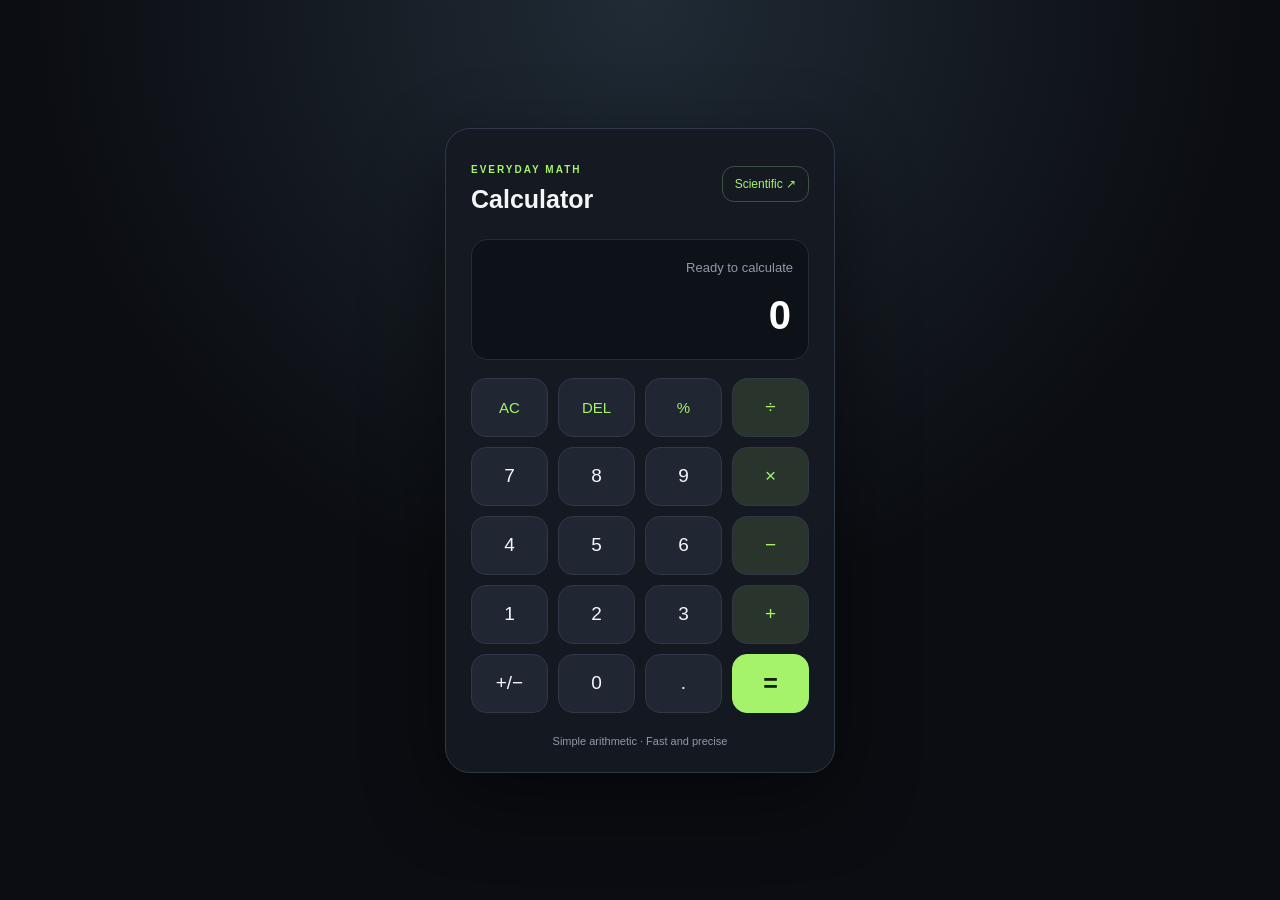
<file: index.html>
<!DOCTYPE html>
<html lang="en">
<head>
  <meta charset="UTF-8">
  <meta name="viewport" content="width=device-width, initial-scale=1.0">
  <title>Simple Calculator</title>
  <link rel="stylesheet" href="style.css">
</head>
<body>
  <main class="calculator">
    <header>
      <div>
        <p class="eyebrow">EVERYDAY MATH</p>
        <h1>Calculator</h1>
      </div>
      <a class="switch" href="scientific.html">Scientific ↗</a>
    </header>

    <section class="display">
      <div id="history" class="history">Ready to calculate</div>
      <input id="display" type="text" value="0" readonly aria-label="Calculator display">
    </section>

    <section class="keys">
      <button class="utility" data-action="clear">AC</button>
      <button class="utility" data-action="delete">DEL</button>
      <button class="utility" data-action="percent">%</button>
      <button class="operator" data-value="/">÷</button>

      <button data-value="7">7</button>
      <button data-value="8">8</button>
      <button data-value="9">9</button>
      <button class="operator" data-value="*">×</button>

      <button data-value="4">4</button>
      <button data-value="5">5</button>
      <button data-value="6">6</button>
      <button class="operator" data-value="-">−</button>

      <button data-value="1">1</button>
      <button data-value="2">2</button>
      <button data-value="3">3</button>
      <button class="operator" data-value="+">+</button>

      <button data-action="sign">+/−</button>
      <button data-value="0">0</button>
      <button data-value=".">.</button>
      <button class="equals" data-action="calculate">=</button>
    </section>

    <footer>Simple arithmetic · Fast and precise</footer>
  </main>
  <script src="script.js"></script>
</body>
</html>
</file>
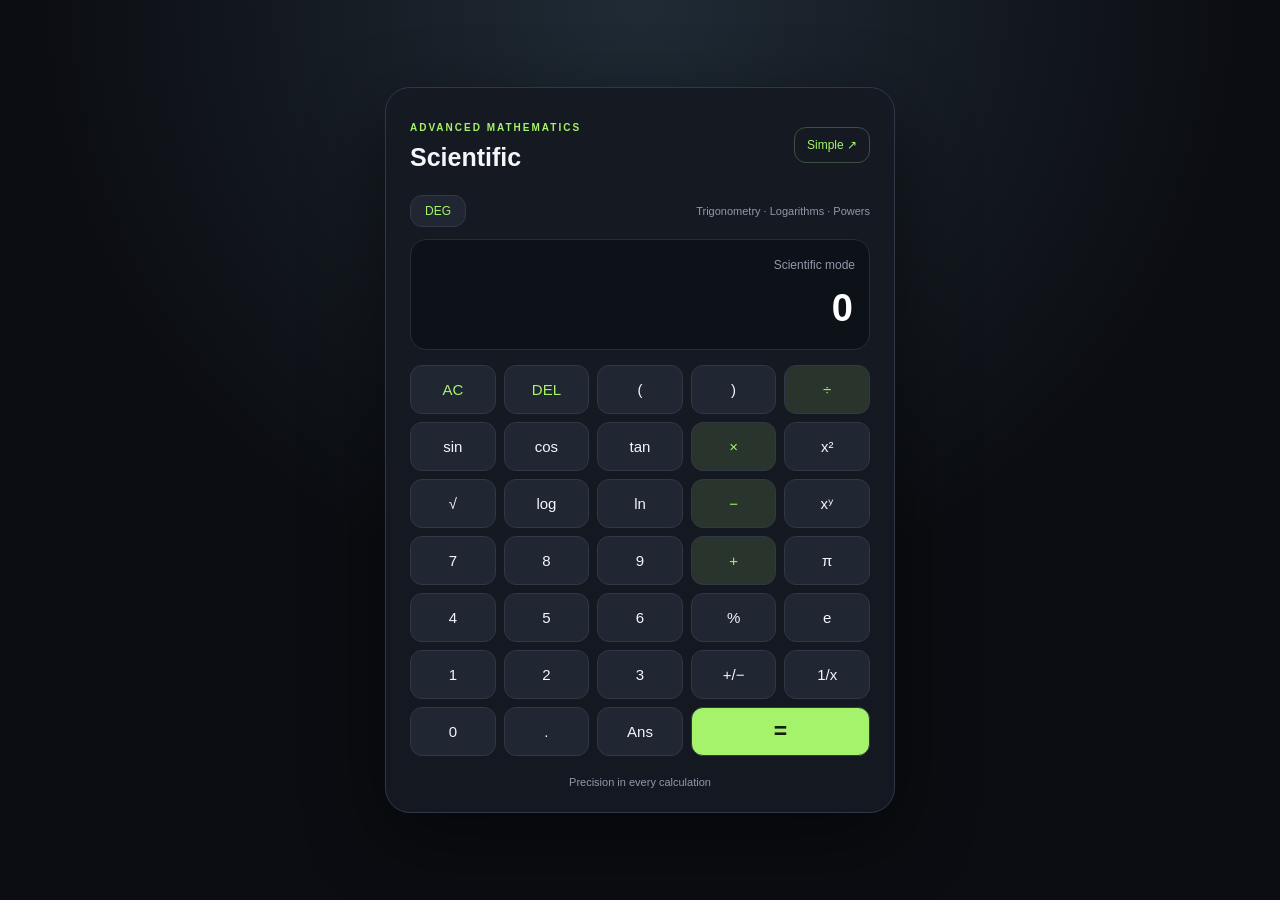
<file: scientific.html>
<!DOCTYPE html>
<html lang="en">
<head>
  <meta charset="UTF-8">
  <meta name="viewport" content="width=device-width, initial-scale=1.0">
  <title>Scientific Calculator</title>
  <link rel="stylesheet" href="scientific.css">
</head>
<body>
  <main class="calculator">
    <header>
      <div>
        <p class="eyebrow">ADVANCED MATHEMATICS</p>
        <h1>Scientific</h1>
      </div>
      <a class="switch" href="index.html">Simple ↗</a>
    </header>

    <div class="mode-row">
      <button id="angle" class="mode">DEG</button>
      <span>Trigonometry · Logarithms · Powers</span>
    </div>

    <section class="display">
      <div id="history" class="history">Scientific mode</div>
      <input id="display" value="0" readonly aria-label="Calculator display">
    </section>

    <section class="keys">
      <button class="utility" data-action="clear">AC</button>
      <button class="utility" data-action="delete">DEL</button>
      <button data-action="open">(</button>
      <button data-action="close">)</button>
      <button class="operator" data-value="/">÷</button>

      <button data-fn="sin">sin</button>
      <button data-fn="cos">cos</button>
      <button data-fn="tan">tan</button>
      <button class="operator" data-value="*">×</button>
      <button data-action="square">x²</button>

      <button data-fn="sqrt">√</button>
      <button data-fn="log">log</button>
      <button data-fn="ln">ln</button>
      <button class="operator" data-value="-">−</button>
      <button data-action="power">xʸ</button>

      <button data-value="7">7</button>
      <button data-value="8">8</button>
      <button data-value="9">9</button>
      <button class="operator" data-value="+">+</button>
      <button data-action="pi">π</button>

      <button data-value="4">4</button>
      <button data-value="5">5</button>
      <button data-value="6">6</button>
      <button data-action="percent">%</button>
      <button data-action="e">e</button>

      <button data-value="1">1</button>
      <button data-value="2">2</button>
      <button data-value="3">3</button>
      <button data-action="sign">+/−</button>
      <button data-action="reciprocal">1/x</button>

      <button data-value="0">0</button>
      <button data-value=".">.</button>
      <button data-action="ans">Ans</button>
      <button class="equals" data-action="calculate">=</button>
    </section>

    <footer>Precision in every calculation</footer>
  </main>
  <script src="scientific.js"></script>
</body>
</html>
</file>
<file: style.css>
* {
  box-sizing: border-box;
}

:root {
  color-scheme: dark;
  --bg: #0b0d12;
  --panel: #151922;
  --button: #202632;
  --muted: #9099aa;
  --accent: #a5f36b;
}

body {
  margin: 0;
  min-height: 100vh;
  display: grid;
  place-items: center;
  padding: 24px;
  background: radial-gradient(circle at top, #202b35, var(--bg) 55%);
  color: #f4f6fa;
  font-family: Inter, Arial, sans-serif;
}

.calculator {
  width: min(100%, 390px);
  padding: 25px;
  background: rgba(21, 25, 34, 0.96);
  border: 1px solid #303746;
  border-radius: 25px;
  box-shadow: 0 25px 80px #0007;
}

header {
  display: flex;
  justify-content: space-between;
  align-items: center;
  gap: 12px;
  margin-bottom: 25px;
}

.eyebrow {
  color: var(--accent);
  font-size: 10px;
  letter-spacing: 2px;
  font-weight: 800;
}

h1 {
  margin: 5px 0 0;
  font-size: 25px;
}

.switch {
  text-decoration: none;
  color: var(--accent);
  border: 1px solid #3e5140;
  padding: 10px 12px;
  border-radius: 12px;
  font-size: 12px;
}

.display {
  background: #0d1118;
  border: 1px solid #262d39;
  padding: 20px 15px;
  border-radius: 17px;
  margin-bottom: 18px;
  overflow: hidden;
}

.history {
  min-height: 20px;
  color: var(--muted);
  text-align: right;
  font-size: 13px;
  overflow-wrap: anywhere;
}

#display {
  width: 100%;
  border: none;
  outline: none;
  background: transparent;
  color: white;
  font-size: clamp(30px, 8vw, 40px);
  text-align: right;
  margin-top: 12px;
  font-weight: 600;
}

.keys {
  display: grid;
  grid-template-columns: repeat(4, minmax(0, 1fr));
  gap: 10px;
}

button {
  border: 1px solid #303746;
  background: var(--button);
  color: #f4f6fa;
  height: 59px;
  border-radius: 15px;
  font-size: 19px;
  cursor: pointer;
  transition: transform .15s, background .15s;
}

button:hover {
  background: #303949;
}

button:active {
  transform: scale(.94);
}

.utility {
  color: var(--accent);
  font-size: 15px;
}

.operator {
  background: #29352c;
  color: var(--accent);
}

.equals {
  background: var(--accent);
  color: #14200d;
  border-color: var(--accent);
  font-size: 25px;
  font-weight: 800;
}

.equals:hover {
  background: #b9ff8a;
}

footer {
  color: var(--muted);
  text-align: center;
  font-size: 11px;
  margin-top: 22px;
}

@media (max-width: 360px) {
  .calculator {
    padding: 16px;
  }

  .keys {
    gap: 7px;
  }

  button {
    height: 52px;
  }
}
</file>
<file: scientific.css>
* {
  box-sizing: border-box;
}

:root {
  color-scheme: dark;
  --bg: #0b0d12;
  --panel: #151922;
  --button: #202632;
  --muted: #9099aa;
  --accent: #a5f36b;
}

body {
  margin: 0;
  min-height: 100vh;
  display: grid;
  place-items: center;
  padding: 20px;
  background: radial-gradient(circle at top, #202b35, var(--bg) 55%);
  color: #f4f6fa;
  font-family: Inter, Arial, sans-serif;
}

.calculator {
  width: min(100%, 510px);
  padding: 24px;
  background: rgba(21, 25, 34, .97);
  border: 1px solid #303746;
  border-radius: 25px;
  box-shadow: 0 25px 80px #0007;
}

header {
  display: flex;
  justify-content: space-between;
  align-items: center;
  gap: 10px;
  margin-bottom: 18px;
}

.eyebrow {
  color: var(--accent);
  font-size: 10px;
  font-weight: 800;
  letter-spacing: 2px;
}

h1 {
  margin: 5px 0;
  font-size: 25px;
}

.switch {
  color: var(--accent);
  text-decoration: none;
  border: 1px solid #3e5140;
  padding: 10px 12px;
  border-radius: 12px;
  font-size: 12px;
}

.mode-row {
  display: flex;
  justify-content: space-between;
  align-items: center;
  gap: 8px;
  color: var(--muted);
  font-size: 11px;
  margin-bottom: 12px;
}

.mode {
  height: 32px;
  padding: 0 14px;
  font-size: 12px;
  color: var(--accent);
}

.display {
  background: #0d1118;
  border: 1px solid #262d39;
  padding: 18px 14px;
  border-radius: 16px;
  margin-bottom: 15px;
  overflow: hidden;
}

.history {
  min-height: 18px;
  text-align: right;
  color: var(--muted);
  font-size: 12px;
  overflow-wrap: anywhere;
}

#display {
  width: 100%;
  margin-top: 10px;
  color: white;
  font-size: clamp(27px, 6vw, 38px);
  font-weight: 600;
  text-align: right;
  border: none;
  outline: none;
  background: transparent;
}

.keys {
  display: grid;
  grid-template-columns: repeat(5, minmax(0, 1fr));
  gap: 8px;
}

button {
  min-width: 0;
  height: 49px;
  border: 1px solid #303746;
  border-radius: 12px;
  background: var(--button);
  color: #f4f6fa;
  font-size: 15px;
  cursor: pointer;
  transition: transform .15s, background .15s;
}

button:hover {
  background: #303949;
}

button:active {
  transform: scale(.94);
}

.utility {
  color: var(--accent);
}

.operator {
  background: #29352c;
  color: var(--accent);
}

.equals {
  grid-column: span 2;
  background: var(--accent);
  color: #14200d;
  font-size: 23px;
  font-weight: 800;
}

footer {
  text-align: center;
  color: var(--muted);
  font-size: 11px;
  margin-top: 20px;
}

@media (max-width: 380px) {
  .calculator {
    padding: 14px;
  }

  .keys {
    gap: 5px;
  }

  button {
    height: 44px;
    font-size: 13px;
  }
}
</file>
